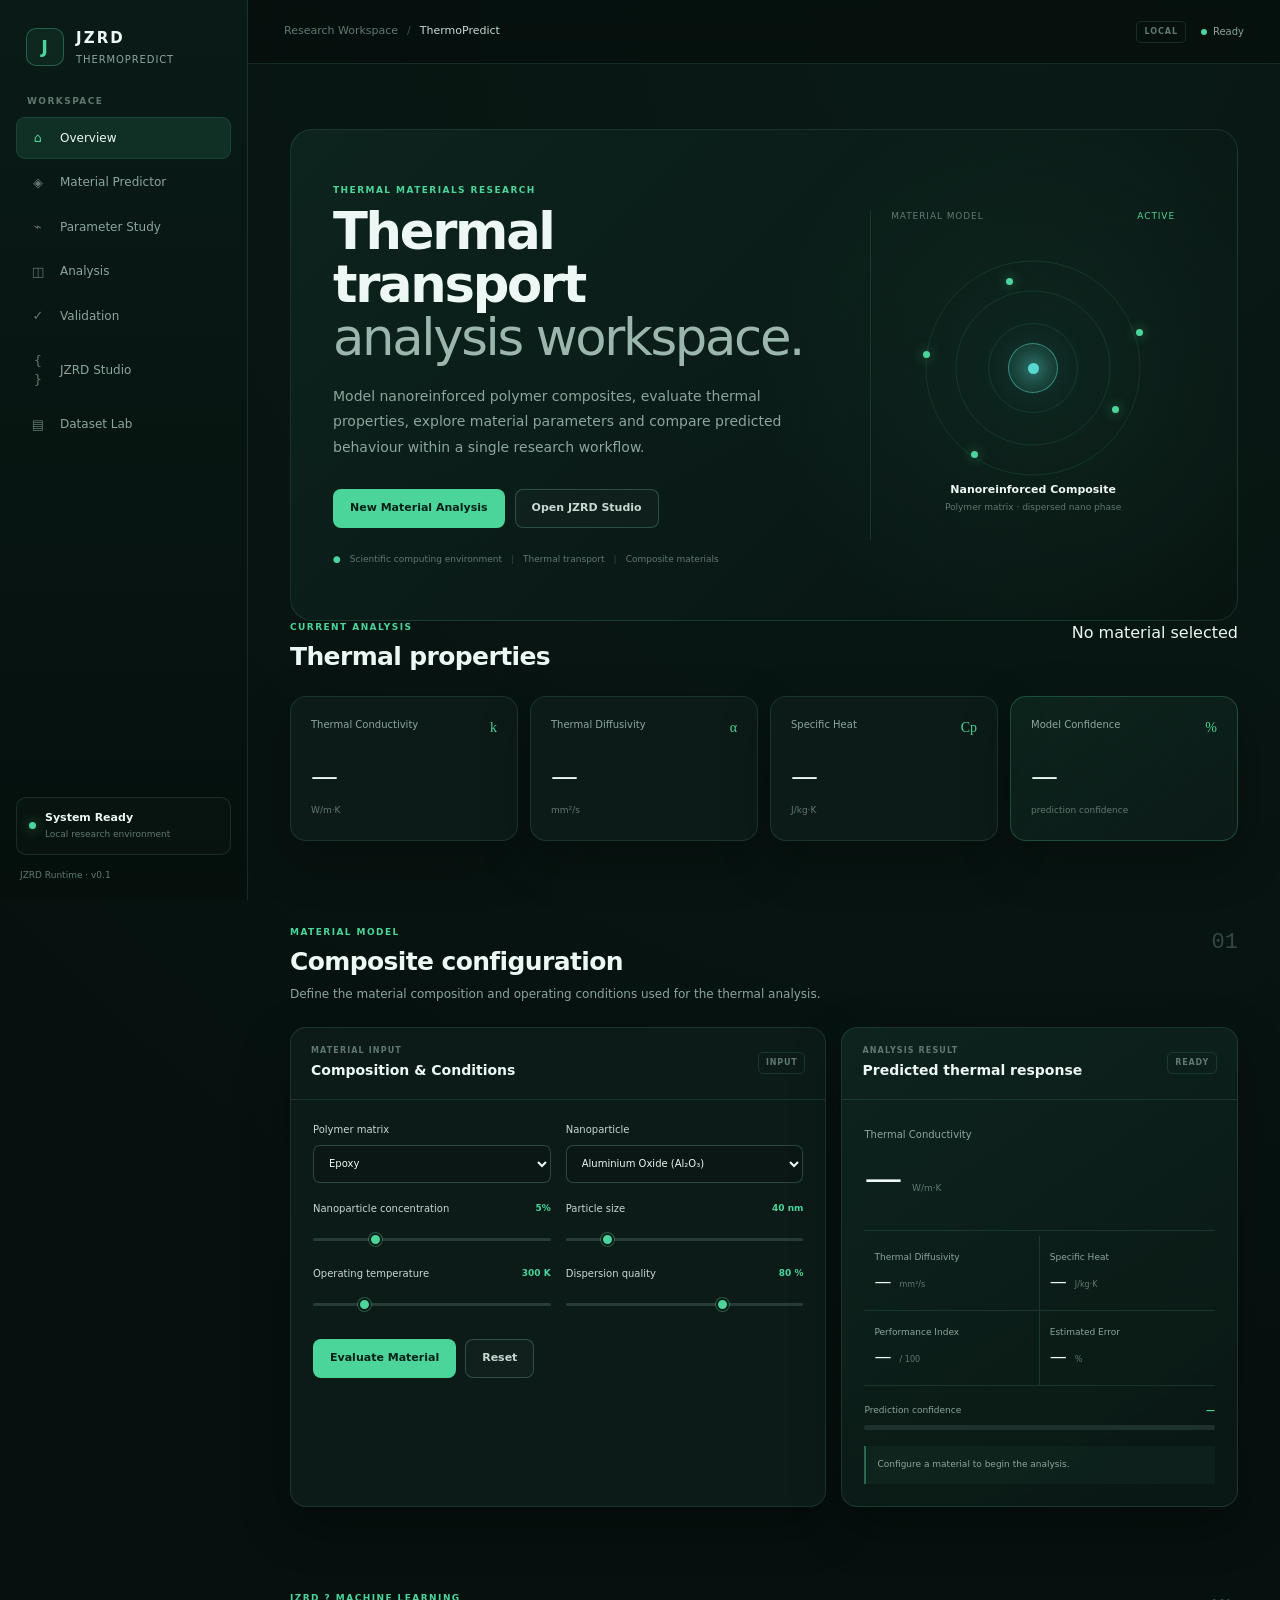
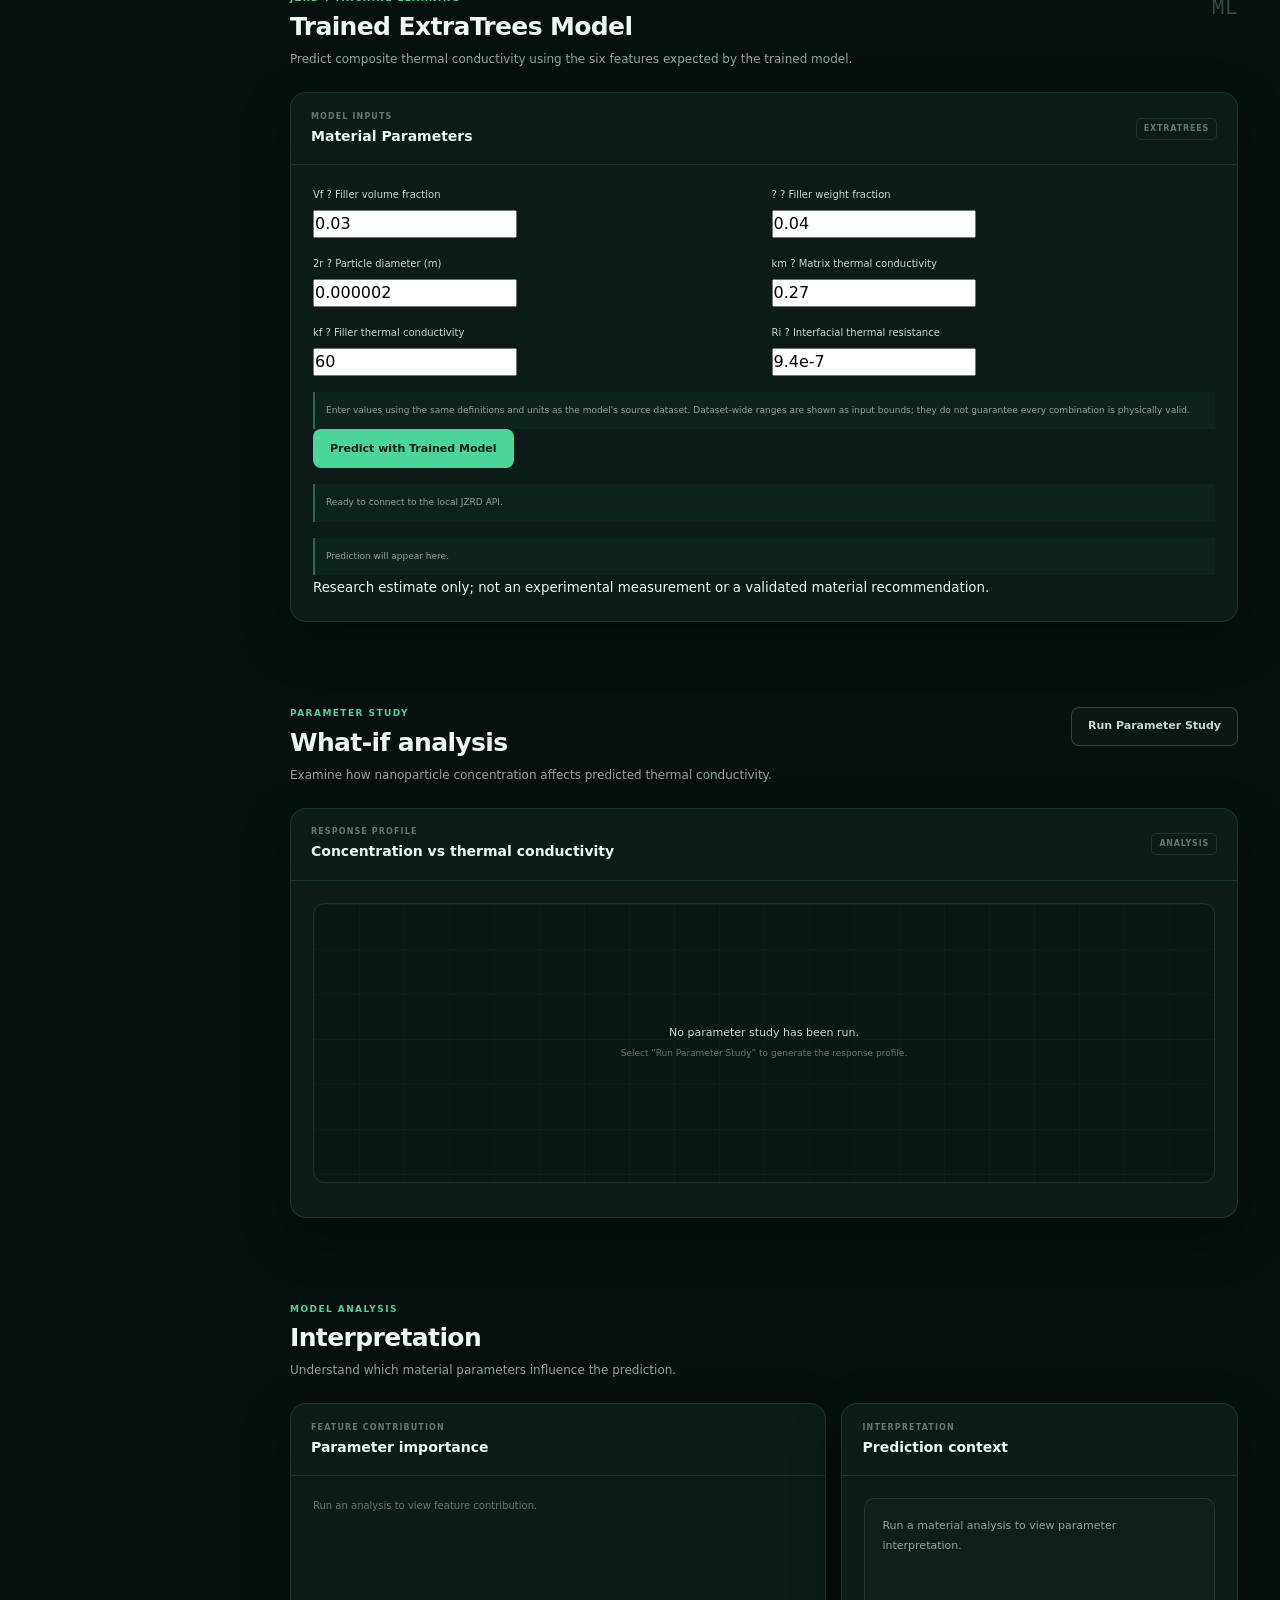
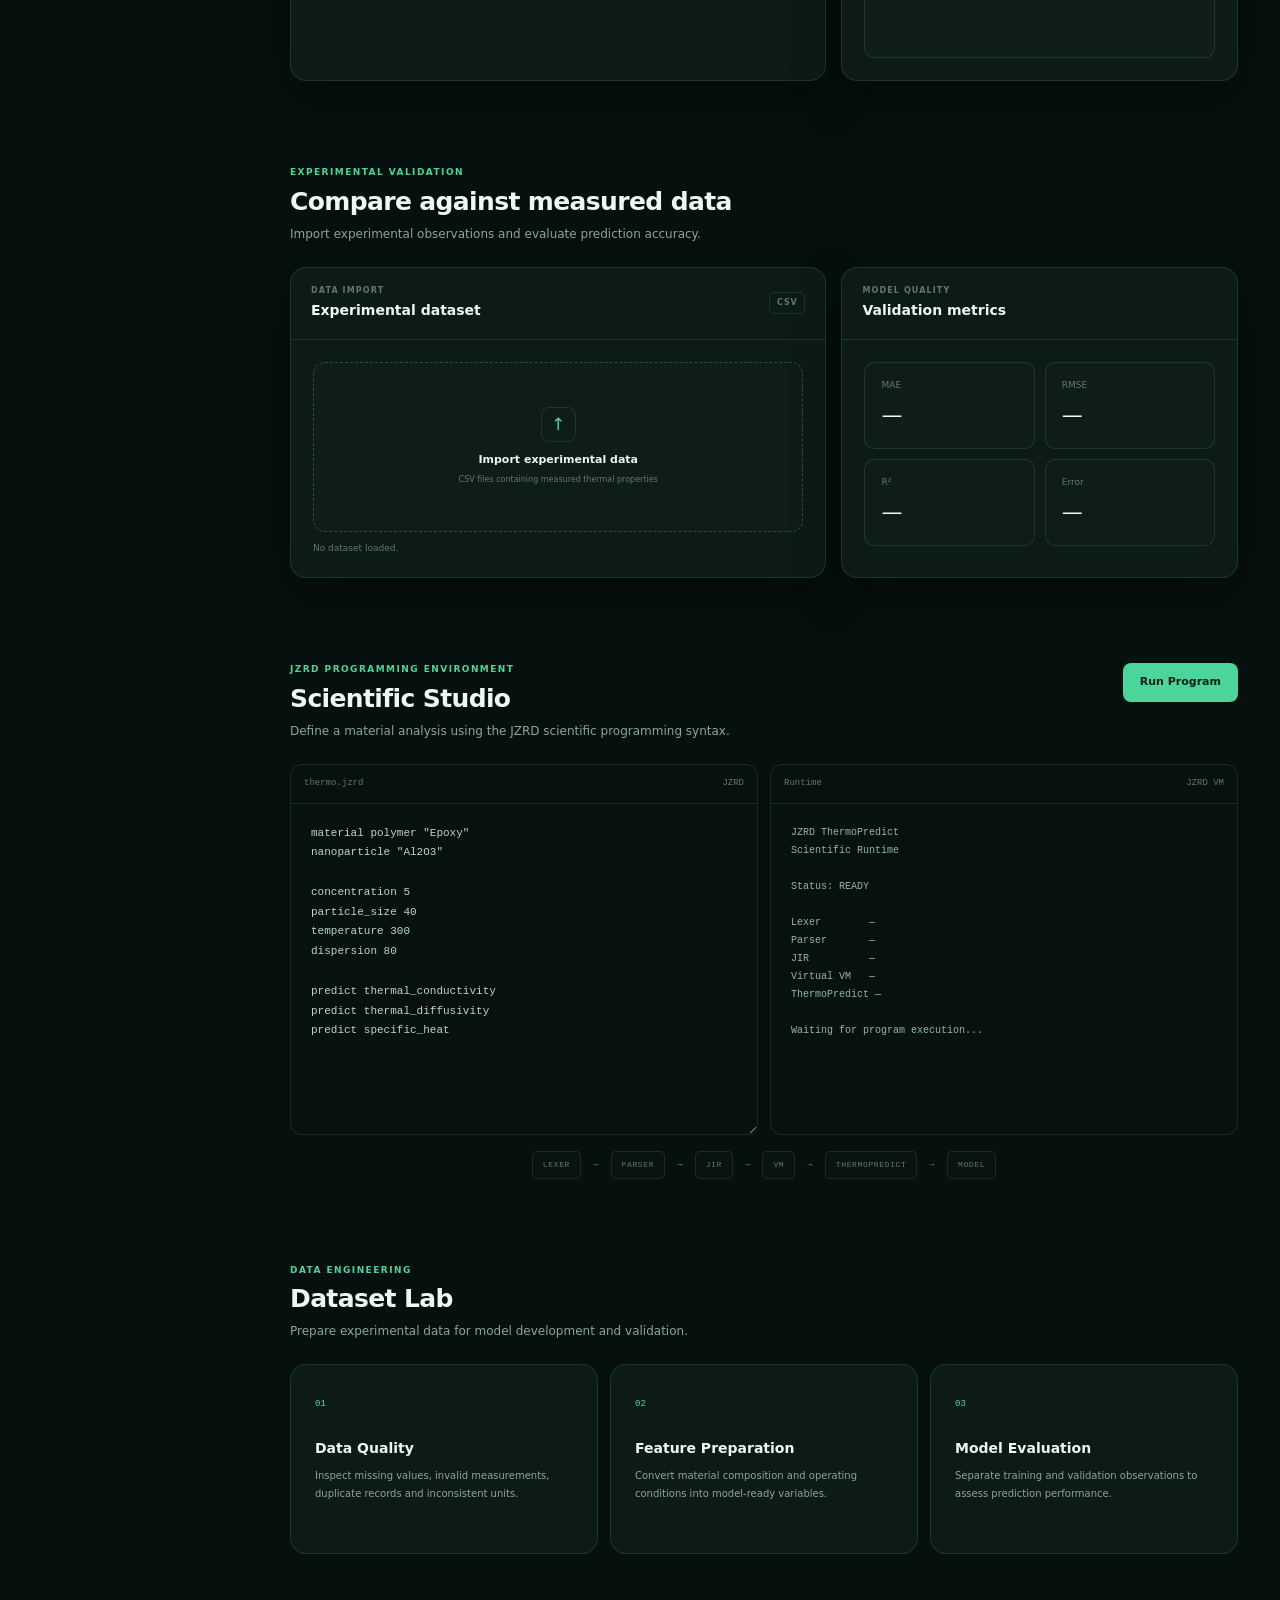
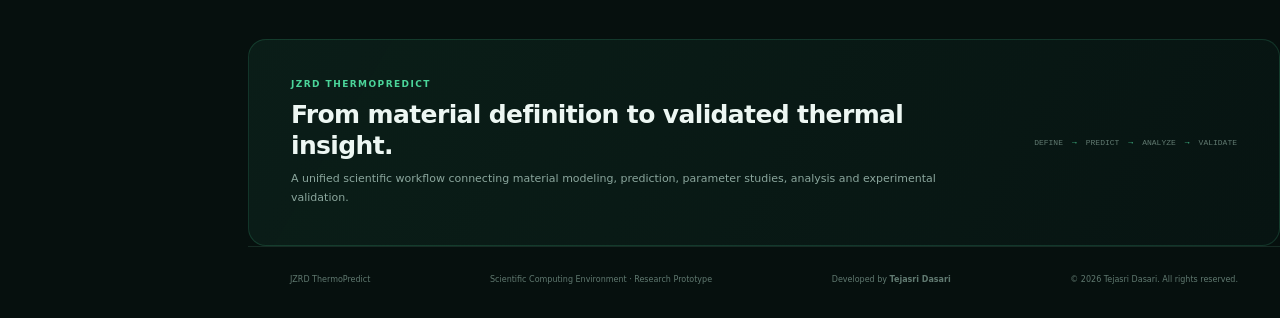
<file: index.html>
<!DOCTYPE html>
<html lang="en">
<head>
    <meta charset="UTF-8">
    <meta name="viewport" content="width=device-width, initial-scale=1.0">

    <title>JZRD ThermoPredict | Thermal Materials Research</title>

    <meta name="description"
          content="JZRD ThermoPredict — scientific platform for thermal transport analysis and material prediction.">

    <link rel="stylesheet" href="style.css">
</head>

<body>

<!-- ======================================================
     SIDEBAR
========================================================= -->

<aside class="sidebar">

    <div class="brand">

        <div class="brand-logo">
            J
        </div>

        <div class="brand-text">
            <strong>JZRD</strong>
            <span>ThermoPredict</span>
        </div>

    </div>


    <div class="workspace-label">
        WORKSPACE
    </div>


    <nav class="navigation">

        <button class="nav-item active" data-section="dashboard">
            <span class="nav-icon">⌂</span>
            <span>Overview</span>
        </button>

        <button class="nav-item" data-section="predictor">
            <span class="nav-icon">◈</span>
            <span>Material Predictor</span>
        </button>

        <button class="nav-item" data-section="simulation">
            <span class="nav-icon">⌁</span>
            <span>Parameter Study</span>
        </button>

        <button class="nav-item" data-section="analytics">
            <span class="nav-icon">◫</span>
            <span>Analysis</span>
        </button>

        <button class="nav-item" data-section="validation">
            <span class="nav-icon">✓</span>
            <span>Validation</span>
        </button>

        <button class="nav-item" data-section="studio">
            <span class="nav-icon">{ }</span>
            <span>JZRD Studio</span>
        </button>

        <button class="nav-item" data-section="dataset">
            <span class="nav-icon">▤</span>
            <span>Dataset Lab</span>
        </button>

    </nav>


    <div class="sidebar-bottom">

        <div class="system-status">
            <span class="status-dot"></span>

            <div>
                <strong>System Ready</strong>
                <small>Local research environment</small>
            </div>
        </div>

        <div class="version">
            JZRD Runtime · v0.1
        </div>

    </div>

</aside>



<!-- =========================================================
     MAIN APPLICATION
========================================================= -->

<main class="main">

    <!-- TOP HEADER -->

    <header class="top-header">

        <div class="breadcrumb">

            <span>Research Workspace</span>

            <span class="separator">/</span>

            <strong>ThermoPredict</strong>

        </div>


        <div class="header-right">

            <span class="environment">
                LOCAL
            </span>

            <span class="header-status">
                <i></i>
                Ready
            </span>

        </div>

    </header>



    <!-- =====================================================
         OVERVIEW
    ====================================================== -->

    <section id="dashboard" class="page-section">

        <div class="welcome">

            <div class="welcome-content">

                <div class="section-kicker">
                    THERMAL MATERIALS RESEARCH
                </div>

                <h1>
                    Thermal transport
                    <span>analysis workspace.</span>
                </h1>

                <p>
                    Model nanoreinforced polymer composites, evaluate
                    thermal properties, explore material parameters and
                    compare predicted behaviour within a single research
                    workflow.
                </p>


                <div class="welcome-actions">

                    <button class="button button-primary"
                            id="startPrediction">

                        New Material Analysis

                    </button>

                    <button class="button button-secondary"
                            data-section="studio">

                        Open JZRD Studio

                    </button>

                </div>


                <div class="research-note">

                    <span>●</span>

                    Scientific computing environment

                    <span class="note-divider">|</span>

                    Thermal transport

                    <span class="note-divider">|</span>

                    Composite materials

                </div>

            </div>


            <!-- MATERIAL VISUAL -->

            <div class="material-display">

                <div class="display-header">

                    <span>Material Model</span>

                    <span class="display-live">
                        ACTIVE
                    </span>

                </div>


                <div class="material-stage">

                    <div class="ring ring-one"></div>

                    <div class="ring ring-two"></div>

                    <div class="ring ring-three"></div>

                    <div class="material-core">

                        <span></span>

                    </div>


                    <div class="particle particle-one"></div>
                    <div class="particle particle-two"></div>
                    <div class="particle particle-three"></div>
                    <div class="particle particle-four"></div>
                    <div class="particle particle-five"></div>

                </div>


                <div class="material-caption">

                    <strong>Nanoreinforced Composite</strong>

                    <span>
                        Polymer matrix · dispersed nano phase
                    </span>

                </div>

            </div>

        </div>



        <!-- SUMMARY -->

        <div class="section-heading">

            <div>
                <span class="section-kicker">
                    CURRENT ANALYSIS
                </span>

                <h2>
                    Thermal properties
                </h2>
            </div>

            <span class="analysis-state">
                No material selected
            </span>

        </div>


        <div class="summary-grid">

            <article class="summary-card">

                <div class="summary-top">
                    <span>Thermal Conductivity</span>
                    <span class="card-symbol">k</span>
                </div>

                <strong id="overviewConductivity">
                    —
                </strong>

                <small>
                    W/m·K
                </small>

            </article>


            <article class="summary-card">

                <div class="summary-top">
                    <span>Thermal Diffusivity</span>
                    <span class="card-symbol">α</span>
                </div>

                <strong id="overviewDiffusivity">
                    —
                </strong>

                <small>
                    mm²/s
                </small>

            </article>


            <article class="summary-card">

                <div class="summary-top">
                    <span>Specific Heat</span>
                    <span class="card-symbol">Cp</span>
                </div>

                <strong id="overviewSpecificHeat">
                    —
                </strong>

                <small>
                    J/kg·K
                </small>

            </article>


            <article class="summary-card summary-card-highlight">

                <div class="summary-top">
                    <span>Model Confidence</span>
                    <span class="card-symbol">%</span>
                </div>

                <strong id="overviewConfidence">
                    —
                </strong>

                <small>
                    prediction confidence
                </small>

            </article>

        </div>

    </section>



    <!-- =====================================================
         MATERIAL PREDICTOR
    ====================================================== -->

    <section id="predictor" class="page-section">

        <div class="section-heading">

            <div>

                <span class="section-kicker">
                    MATERIAL MODEL
                </span>

                <h2>
                    Composite configuration
                </h2>

                <p>
                    Define the material composition and operating
                    conditions used for the thermal analysis.
                </p>

            </div>

            <span class="section-number">
                01
            </span>

        </div>


        <div class="workspace-grid">


            <!-- INPUT PANEL -->

            <div class="card">

                <div class="card-header">

                    <div>

                        <span class="card-kicker">
                            MATERIAL INPUT
                        </span>

                        <h3>
                            Composition & Conditions
                        </h3>

                    </div>

                    <span class="card-status">
                        INPUT
                    </span>

                </div>


                <div class="card-body">

                    <div class="input-grid">


                        <div class="field">

                            <label for="polymer">
                                Polymer matrix
                            </label>

                            <select id="polymer">

                                <option value="Epoxy">
                                    Epoxy
                                </option>

                                <option value="PEEK">
                                    PEEK
                                </option>

                                <option value="Polyamide">
                                    Polyamide
                                </option>

                                <option value="Polyurethane">
                                    Polyurethane
                                </option>

                            </select>

                        </div>


                        <div class="field">

                            <label for="nanoparticle">
                                Nanoparticle
                            </label>

                            <select id="nanoparticle">

                                <option value="Al2O3">
                                    Aluminium Oxide (Al₂O₃)
                                </option>

                                <option value="BN">
                                    Boron Nitride (BN)
                                </option>

                                <option value="Graphene">
                                    Graphene
                                </option>

                                <option value="SiC">
                                    Silicon Carbide (SiC)
                                </option>

                                <option value="TiO2">
                                    Titanium Dioxide (TiO₂)
                                </option>

                            </select>

                        </div>


                        <div class="field">

                            <div class="field-label">

                                <label for="concentration">
                                    Nanoparticle concentration
                                </label>

                                <output id="concentrationValue">
                                    5 %
                                </output>

                            </div>

                            <input
                                id="concentration"
                                type="range"
                                min="0"
                                max="20"
                                step="0.5"
                                value="5">

                        </div>


                        <div class="field">

                            <div class="field-label">

                                <label for="particleSize">
                                    Particle size
                                </label>

                                <output id="particleSizeValue">
                                    40 nm
                                </output>

                            </div>

                            <input
                                id="particleSize"
                                type="range"
                                min="10"
                                max="200"
                                step="5"
                                value="40">

                        </div>


                        <div class="field">

                            <div class="field-label">

                                <label for="temperature">
                                    Operating temperature
                                </label>

                                <output id="temperatureValue">
                                    300 K
                                </output>

                            </div>

                            <input
                                id="temperature"
                                type="range"
                                min="250"
                                max="500"
                                step="5"
                                value="300">

                        </div>


                        <div class="field">

                            <div class="field-label">

                                <label for="dispersion">
                                    Dispersion quality
                                </label>

                                <output id="dispersionValue">
                                    80 %
                                </output>

                            </div>

                            <input
                                id="dispersion"
                                type="range"
                                min="40"
                                max="100"
                                value="80">

                        </div>

                    </div>


                    <div class="form-actions">

                        <button
                            class="button button-primary"
                            id="runPrediction">

                            Evaluate Material

                        </button>

                        <button
                            class="button button-secondary"
                            id="resetPrediction">

                            Reset

                        </button>

                    </div>

                </div>

            </div>



            <!-- RESULT PANEL -->

            <div class="card result-card">

                <div class="card-header">

                    <div>

                        <span class="card-kicker">
                            ANALYSIS RESULT
                        </span>

                        <h3>
                            Predicted thermal response
                        </h3>

                    </div>

                    <span
                        class="card-status"
                        id="predictionStatus">

                        READY

                    </span>

                </div>


                <div class="card-body">


                    <div class="primary-result">

                        <span>
                            Thermal Conductivity
                        </span>

                        <strong id="thermalConductivity">
                            —
                        </strong>

                        <small>
                            W/m·K
                        </small>

                    </div>


                    <div class="result-grid">

                        <div class="result-item">

                            <span>
                                Thermal Diffusivity
                            </span>

                            <strong id="thermalDiffusivity">
                                —
                            </strong>

                            <small>
                                mm²/s
                            </small>

                        </div>


                        <div class="result-item">

                            <span>
                                Specific Heat
                            </span>

                            <strong id="specificHeat">
                                —
                            </strong>

                            <small>
                                J/kg·K
                            </small>

                        </div>


                        <div class="result-item">

                            <span>
                                Performance Index
                            </span>

                            <strong id="performanceIndex">
                                —
                            </strong>

                            <small>
                                / 100
                            </small>

                        </div>


                        <div class="result-item">

                            <span>
                                Estimated Error
                            </span>

                            <strong id="estimatedError">
                                —
                            </strong>

                            <small>
                                %
                            </small>

                        </div>

                    </div>


                    <div class="confidence-block">

                        <div class="confidence-heading">

                            <span>
                                Prediction confidence
                            </span>

                            <strong id="confidenceValue">
                                —
                            </strong>

                        </div>

                        <div class="confidence-track">

                            <span id="confidenceBar"></span>

                        </div>

                    </div>


                    <div class="analysis-message"
                         id="analysisMessage">

                        Configure a material to begin the analysis.

                    </div>

                </div>

            </div>

        </div>

    </section>




    <!-- =====================================================
         JZRD TRAINED ML MODEL
    ====================================================== -->

    <section id="trained-model" class="page-section">

        <div class="section-heading">
            <div>
                <span class="section-kicker">JZRD ? MACHINE LEARNING</span>
                <h2>Trained ExtraTrees Model</h2>
                <p>Predict composite thermal conductivity using the six features expected by the trained model.</p>
            </div>
            <span class="section-number">ML</span>
        </div>

        <div class="card">
            <div class="card-header">
                <div>
                    <span class="card-kicker">MODEL INPUTS</span>
                    <h3>Material Parameters</h3>
                </div>
                <span class="card-status">EXTRATREES</span>
            </div>

            <div class="card-body">
                <div class="input-grid">

                    <div class="field">
                        <label for="ml-Vf">Vf ? Filler volume fraction</label>
                        <input id="ml-Vf" type="number" min="0.01" max="0.75" step="any" value="0.03" required>
                    </div>

                    <div class="field">
                        <label for="ml-omega">? ? Filler weight fraction</label>
                        <input id="ml-omega" type="number" min="0.01" max="0.91" step="any" value="0.04" required>
                    </div>

                    <div class="field">
                        <label for="ml-diameter">2r ? Particle diameter (m)</label>
                        <input id="ml-diameter" type="number" min="3e-8" max="0.0007" step="any" value="0.000002" required>
                    </div>

                    <div class="field">
                        <label for="ml-km">km ? Matrix thermal conductivity</label>
                        <input id="ml-km" type="number" min="0.14" max="401" step="any" value="0.27" required>
                    </div>

                    <div class="field">
                        <label for="ml-kf">kf ? Filler thermal conductivity</label>
                        <input id="ml-kf" type="number" min="20" max="2400" step="any" value="60" required>
                    </div>

                    <div class="field">
                        <label for="ml-Ri">Ri ? Interfacial thermal resistance</label>
                        <input id="ml-Ri" type="number" min="4.39e-9" max="0.000014" step="any" value="9.4e-7" required>
                    </div>

                </div>

                <p class="analysis-message">
                    Enter values using the same definitions and units as the model's source dataset.
                    Dataset-wide ranges are shown as input bounds; they do not guarantee every combination is physically valid.
                </p>

                <button class="button button-primary" id="runTrainedModel" type="button">
                    Predict with Trained Model
                </button>

                <div id="trainedModelStatus" class="analysis-message" role="status" aria-live="polite">
                    Ready to connect to the local JZRD API.
                </div>

                <div id="trainedModelResult" class="analysis-message" aria-live="polite">
                    Prediction will appear here.
                </div>

                <small>
                    Research estimate only; not an experimental measurement or a validated material recommendation.
                </small>
            </div>
        </div>

    </section>

    <!-- =====================================================
         PARAMETER STUDY
    ====================================================== -->

    <section id="simulation" class="page-section">

        <div class="section-heading">

            <div>

                <span class="section-kicker">
                    PARAMETER STUDY
                </span>

                <h2>
                    What-if analysis
                </h2>

                <p>
                    Examine how nanoparticle concentration affects
                    predicted thermal conductivity.
                </p>

            </div>

            <button
                class="button button-secondary"
                id="runSimulation">

                Run Parameter Study

            </button>

        </div>


        <div class="card">

            <div class="card-header">

                <div>

                    <span class="card-kicker">
                        RESPONSE PROFILE
                    </span>

                    <h3>
                        Concentration vs thermal conductivity
                    </h3>

                </div>

                <span class="card-status">
                    ANALYSIS
                </span>

            </div>


            <div class="card-body">

                <div
                    class="simulation-chart"
                    id="simulationChart">

                    <div class="chart-placeholder">

                        <strong>
                            No parameter study has been run.
                        </strong>

                        <span>
                            Select “Run Parameter Study” to generate
                            the response profile.
                        </span>

                    </div>

                </div>


                <div
                    class="simulation-values"
                    id="simulationValues">
                </div>

            </div>

        </div>

    </section>



    <!-- =====================================================
         ANALYTICS
    ====================================================== -->

    <section id="analytics" class="page-section">

        <div class="section-heading">

            <div>

                <span class="section-kicker">
                    MODEL ANALYSIS
                </span>

                <h2>
                    Interpretation
                </h2>

                <p>
                    Understand which material parameters influence
                    the prediction.
                </p>

            </div>

        </div>


        <div class="workspace-grid">


            <div class="card">

                <div class="card-header">

                    <div>

                        <span class="card-kicker">
                            FEATURE CONTRIBUTION
                        </span>

                        <h3>
                            Parameter importance
                        </h3>

                    </div>

                </div>


                <div
                    class="card-body"
                    id="featureImportance">
                </div>

            </div>


            <div class="card">

                <div class="card-header">

                    <div>

                        <span class="card-kicker">
                            INTERPRETATION
                        </span>

                        <h3>
                            Prediction context
                        </h3>

                    </div>

                </div>


                <div class="card-body">

                    <div
                        class="explanation"
                        id="predictionExplanation">

                        Run a material analysis to view
                        parameter interpretation.

                    </div>

                </div>

            </div>

        </div>

    </section>



    <!-- =====================================================
         VALIDATION
    ====================================================== -->

    <section id="validation" class="page-section">

        <div class="section-heading">

            <div>

                <span class="section-kicker">
                    EXPERIMENTAL VALIDATION
                </span>

                <h2>
                    Compare against measured data
                </h2>

                <p>
                    Import experimental observations and evaluate
                    prediction accuracy.
                </p>

            </div>

        </div>


        <div class="workspace-grid">


            <div class="card">

                <div class="card-header">

                    <div>

                        <span class="card-kicker">
                            DATA IMPORT
                        </span>

                        <h3>
                            Experimental dataset
                        </h3>

                    </div>

                    <span class="card-status">
                        CSV
                    </span>

                </div>


                <div class="card-body">

                    <label class="upload-area">

                        <input
                            type="file"
                            id="datasetFile"
                            accept=".csv">

                        <span class="upload-icon">
                            ↑
                        </span>

                        <strong>
                            Import experimental data
                        </strong>

                        <small>
                            CSV files containing measured
                            thermal properties
                        </small>

                    </label>


                    <div
                        class="file-status"
                        id="fileStatus">

                        No dataset loaded.

                    </div>

                </div>

            </div>


            <div class="card">

                <div class="card-header">

                    <div>

                        <span class="card-kicker">
                            MODEL QUALITY
                        </span>

                        <h3>
                            Validation metrics
                        </h3>

                    </div>

                </div>


                <div class="card-body validation-grid">

                    <div>
                        <span>MAE</span>
                        <strong id="metricMAE">—</strong>
                    </div>

                    <div>
                        <span>RMSE</span>
                        <strong id="metricRMSE">—</strong>
                    </div>

                    <div>
                        <span>R²</span>
                        <strong id="metricR2">—</strong>
                    </div>

                    <div>
                        <span>Error</span>
                        <strong id="metricError">—</strong>
                    </div>

                </div>

            </div>

        </div>

    </section>



    <!-- =====================================================
         JZRD STUDIO
    ====================================================== -->

    <section id="studio" class="page-section">

        <div class="section-heading">

            <div>

                <span class="section-kicker">
                    JZRD PROGRAMMING ENVIRONMENT
                </span>

                <h2>
                    Scientific Studio
                </h2>

                <p>
                    Define a material analysis using the JZRD
                    scientific programming syntax.
                </p>

            </div>

            <button
                class="button button-primary"
                id="runJZRD">

                Run Program

            </button>

        </div>


        <div class="studio-layout">


            <div class="code-window">

                <div class="window-header">

                    <span>
                        thermo.jzrd
                    </span>

                    <span>
                        JZRD
                    </span>

                </div>


                <textarea id="jzrdCode">material polymer "Epoxy"
nanoparticle "Al2O3"

concentration 5
particle_size 40
temperature 300
dispersion 80

predict thermal_conductivity
predict thermal_diffusivity
predict specific_heat</textarea>

            </div>


            <div class="terminal-window">

                <div class="window-header">

                    <span>
                        Runtime
                    </span>

                    <span>
                        JZRD VM
                    </span>

                </div>


                <pre id="runtimeOutput">JZRD ThermoPredict
Scientific Runtime

Status: READY

Lexer        —
Parser       —
JIR          —
Virtual VM   —
ThermoPredict —

Waiting for program execution...</pre>

            </div>

        </div>


        <div class="pipeline">

            <div>LEXER</div>
            <span>→</span>
            <div>PARSER</div>
            <span>→</span>
            <div>JIR</div>
            <span>→</span>
            <div>VM</div>
            <span>→</span>
            <div>THERMOPREDICT</div>
            <span>→</span>
            <div>MODEL</div>

        </div>

    </section>



    <!-- =====================================================
         DATASET LAB
    ====================================================== -->

    <section id="dataset" class="page-section">

        <div class="section-heading">

            <div>

                <span class="section-kicker">
                    DATA ENGINEERING
                </span>

                <h2>
                    Dataset Lab
                </h2>

                <p>
                    Prepare experimental data for model development
                    and validation.
                </p>

            </div>

        </div>


        <div class="dataset-grid">


            <article class="dataset-card">

                <span class="dataset-number">
                    01
                </span>

                <h3>
                    Data Quality
                </h3>

                <p>
                    Inspect missing values, invalid measurements,
                    duplicate records and inconsistent units.
                </p>

            </article>


            <article class="dataset-card">

                <span class="dataset-number">
                    02
                </span>

                <h3>
                    Feature Preparation
                </h3>

                <p>
                    Convert material composition and operating
                    conditions into model-ready variables.
                </p>

            </article>


            <article class="dataset-card">

                <span class="dataset-number">
                    03
                </span>

                <h3>
                    Model Evaluation
                </h3>

                <p>
                    Separate training and validation observations
                    to assess prediction performance.
                </p>

            </article>


        </div>

    </section>



    <!-- =====================================================
         RESEARCH FOOTER
    ====================================================== -->

    <section class="research-panel">

        <div>

            <span class="section-kicker">
                JZRD THERMOPREDICT
            </span>

            <h2>
                From material definition to
                validated thermal insight.
            </h2>

            <p>
                A unified scientific workflow connecting material
                modeling, prediction, parameter studies, analysis
                and experimental validation.
            </p>

        </div>


        <div class="research-flow">

            <span>DEFINE</span>
            <i>→</i>
            <span>PREDICT</span>
            <i>→</i>
            <span>ANALYZE</span>
            <i>→</i>
            <span>VALIDATE</span>

        </div>

    </section>


 <footer class="footer">
    <span class="footer-project">
        JZRD ThermoPredict
    </span>


<span class="footer-description">
    Scientific Computing Environment · Research Prototype
</span>

<span class="developer-credit">
    Developed by <strong>Tejasri Dasari</strong>
</span>

<span class="copyright">
    © 2026 Tejasri Dasari. All rights reserved.
</span>


</footer>


<script src="script.js"></script>

</body>
</html>
</file>
<file: style.css>
/* ============================================================
   JZRD • THERMOPREDICT
   Scientific Computing & Thermal Materials Platform
   ============================================================ */

:root {
    --bg: #06100e;
    --bg-soft: #091613;
    --sidebar: #071310;

    --panel: #0c1b18;
    --panel-2: #10231f;
    --panel-3: #132a25;

    --line: rgba(132, 220, 181, 0.13);
    --line-strong: rgba(132, 220, 181, 0.25);

    --text: #edf7f3;
    --text-soft: #c6d8d1;
    --muted: #8ba69d;
    --dim: #607970;

    --green: #4bd59a;
    --green-soft: rgba(75, 213, 154, 0.12);

    --cyan: #58d8d1;
    --cyan-soft: rgba(88, 216, 209, 0.10);

    --yellow: #dfc56d;
    --red: #e77b7b;

    --shadow: 0 18px 50px rgba(0, 0, 0, 0.28);

    --radius: 16px;
    --sidebar-width: 248px;
}


/* ============================================================
   RESET
   ============================================================ */

* {
    box-sizing: border-box;
    margin: 0;
    padding: 0;
}

html {
    scroll-behavior: smooth;
}

body {
    min-height: 100vh;
    background:
        radial-gradient(
            circle at 80% 0%,
            rgba(55, 143, 111, 0.08),
            transparent 30%
        ),
        var(--bg);

    color: var(--text);

    font-family:
        Inter,
        ui-sans-serif,
        system-ui,
        -apple-system,
        BlinkMacSystemFont,
        "Segoe UI",
        sans-serif;

    line-height: 1.5;
}

button,
input,
select,
textarea {
    font: inherit;
}

button {
    cursor: pointer;
}

a {
    color: inherit;
    text-decoration: none;
}


/* ============================================================
   SIDEBAR
   ============================================================ */

.sidebar {
    position: fixed;
    inset: 0 auto 0 0;

    width: var(--sidebar-width);

    display: flex;
    flex-direction: column;

    padding: 25px 16px 18px;

    background:
        linear-gradient(
            180deg,
            rgba(10, 27, 23, 0.98),
            rgba(5, 16, 13, 0.99)
        );

    border-right: 1px solid var(--line);

    z-index: 50;
}


/* Brand */

.brand {
    display: flex;
    align-items: center;
    gap: 12px;

    padding: 2px 10px 28px;
}

.brand-logo {
    width: 38px;
    height: 38px;

    display: grid;
    place-items: center;

    border: 1px solid rgba(75, 213, 154, 0.35);
    border-radius: 10px;

    color: var(--green);

    background: rgba(75, 213, 154, 0.07);

    font-size: 18px;
    font-weight: 800;
    letter-spacing: 0.04em;
}

.brand-text {
    display: flex;
    flex-direction: column;
}

.brand-text strong {
    font-size: 15px;
    letter-spacing: 0.14em;
}

.brand-text span {
    margin-top: 2px;

    color: var(--muted);

    font-size: 10px;
    letter-spacing: 0.09em;
    text-transform: uppercase;
}


/* Navigation */

.workspace-label {
    padding: 0 11px 9px;

    color: var(--dim);

    font-size: 9px;
    font-weight: 700;
    letter-spacing: 0.16em;
}

.navigation {
    display: flex;
    flex-direction: column;
    gap: 3px;
}

.nav-item {
    width: 100%;

    display: flex;
    align-items: center;
    gap: 12px;

    padding: 10px 11px;

    border: 1px solid transparent;
    border-radius: 9px;

    background: transparent;
    color: var(--muted);

    text-align: left;

    transition:
        background 0.2s ease,
        color 0.2s ease,
        border-color 0.2s ease;
}

.nav-item:hover {
    color: var(--text);
    background: rgba(255, 255, 255, 0.025);
}

.nav-item.active {
    color: var(--text);

    background: var(--green-soft);
    border-color: rgba(75, 213, 154, 0.14);
}

.nav-icon {
    width: 20px;

    color: var(--dim);

    font-size: 13px;
    text-align: center;
}

.nav-item.active .nav-icon {
    color: var(--green);
}

.nav-item span:last-child {
    font-size: 12px;
    font-weight: 500;
}


/* Sidebar bottom */

.sidebar-bottom {
    margin-top: auto;
}

.system-status {
    display: flex;
    align-items: center;
    gap: 9px;

    padding: 12px;

    border: 1px solid var(--line);
    border-radius: 10px;

    background: rgba(255, 255, 255, 0.015);
}

.status-dot {
    width: 7px;
    height: 7px;

    flex: 0 0 auto;

    border-radius: 50%;
    background: var(--green);

    box-shadow: 0 0 12px rgba(75, 213, 154, 0.55);
}

.system-status strong {
    display: block;

    color: var(--text);

    font-size: 11px;
    font-weight: 600;
}

.system-status small {
    display: block;

    margin-top: 2px;

    color: var(--dim);

    font-size: 9px;
}

.version {
    padding: 14px 4px 0;

    color: var(--dim);

    font-size: 9px;
}


/* ============================================================
   MAIN
   ============================================================ */

.main {
    min-height: 100vh;

    margin-left: var(--sidebar-width);
}


/* ============================================================
   TOP HEADER
   ============================================================ */

.top-header {
    height: 64px;

    display: flex;
    align-items: center;
    justify-content: space-between;

    padding: 0 36px;

    border-bottom: 1px solid var(--line);

    background: rgba(6, 16, 14, 0.78);

    backdrop-filter: blur(14px);

    position: sticky;
    top: 0;

    z-index: 30;
}

.breadcrumb {
    display: flex;
    align-items: center;
    gap: 9px;

    color: var(--dim);

    font-size: 11px;
}

.breadcrumb strong {
    color: var(--text-soft);
    font-weight: 500;
}

.separator {
    color: #3c514b;
}

.header-right {
    display: flex;
    align-items: center;
    gap: 15px;
}

.environment {
    padding: 4px 7px;

    border: 1px solid var(--line);
    border-radius: 5px;

    color: var(--dim);

    font-size: 8px;
    font-weight: 700;
    letter-spacing: 0.12em;
}

.header-status {
    display: flex;
    align-items: center;
    gap: 6px;

    color: var(--muted);

    font-size: 10px;
}

.header-status i {
    width: 6px;
    height: 6px;

    border-radius: 50%;
    background: var(--green);
}


/* ============================================================
   SECTIONS
   ============================================================ */

.page-section {
    max-width: 1500px;

    margin: 0 auto;

    padding: 65px 42px 20px;

    scroll-margin-top: 60px;
}

.section-heading {
    display: flex;
    align-items: flex-start;
    justify-content: space-between;

    gap: 30px;

    margin-bottom: 24px;
}

.section-kicker {
    display: block;

    margin-bottom: 7px;

    color: var(--green);

    font-size: 9px;
    font-weight: 700;
    letter-spacing: 0.16em;
}

.section-heading h2 {
    color: var(--text);

    font-size: 25px;
    line-height: 1.2;

    letter-spacing: -0.025em;
}

.section-heading p {
    max-width: 620px;

    margin-top: 8px;

    color: var(--muted);

    font-size: 12px;
}

.section-number {
    color: #324941;

    font-family: monospace;

    font-size: 22px;
}


/* ============================================================
   WELCOME / HERO
   ============================================================ */

.welcome {
    min-height: 470px;

    display: grid;
    grid-template-columns: 1.2fr 0.8fr;
    gap: 50px;

    align-items: center;

    padding: 54px 42px;

    border: 1px solid var(--line);
    border-radius: 22px;

    background:
        radial-gradient(
            circle at 80% 50%,
            rgba(65, 176, 132, 0.08),
            transparent 36%
        ),
        linear-gradient(
            135deg,
            rgba(15, 39, 33, 0.8),
            rgba(8, 20, 17, 0.85)
        );

    overflow: hidden;
}

.welcome-content {
    max-width: 720px;
}

.welcome h1 {
    max-width: 700px;

    font-size: clamp(36px, 4vw, 57px);
    line-height: 1.04;

    letter-spacing: -0.045em;
}

.welcome h1 span {
    display: block;

    color: #9bb7ad;

    font-weight: 400;
}

.welcome-content > p {
    max-width: 640px;

    margin-top: 20px;

    color: var(--muted);

    font-size: 14px;
    line-height: 1.8;
}

.welcome-actions {
    display: flex;
    gap: 10px;

    margin-top: 29px;
}

.button {
    min-height: 39px;

    display: inline-flex;
    align-items: center;
    justify-content: center;

    padding: 0 16px;

    border-radius: 8px;

    font-size: 11px;
    font-weight: 600;

    transition:
        transform 0.2s ease,
        border-color 0.2s ease,
        background 0.2s ease;
}

.button:hover {
    transform: translateY(-1px);
}

.button-primary {
    border: 1px solid rgba(75, 213, 154, 0.42);

    background: var(--green);
    color: #062017;
}

.button-primary:hover {
    background: #63e2aa;
}

.button-secondary {
    border: 1px solid var(--line-strong);

    background: rgba(255, 255, 255, 0.025);
    color: var(--text-soft);
}

.button-secondary:hover {
    border-color: rgba(132, 220, 181, 0.38);
    background: rgba(255, 255, 255, 0.045);
}

.research-note {
    display: flex;
    align-items: center;
    gap: 9px;

    margin-top: 25px;

    color: var(--dim);

    font-size: 9px;
}

.research-note > span:first-child {
    color: var(--green);
}

.note-divider {
    color: #30423d;
}


/* ============================================================
   MATERIAL VISUAL
   ============================================================ */

.material-display {
    position: relative;

    min-height: 330px;

    display: flex;
    flex-direction: column;
    justify-content: center;

    padding: 20px;

    border-left: 1px solid var(--line);
}

.display-header {
    position: absolute;
    top: 0;
    left: 20px;
    right: 20px;

    display: flex;
    justify-content: space-between;

    color: var(--dim);

    font-size: 9px;
    letter-spacing: 0.1em;
    text-transform: uppercase;
}

.display-live {
    color: var(--green);
}

.material-stage {
    position: relative;

    width: 235px;
    height: 235px;

    margin: 15px auto 0;
}

.ring {
    position: absolute;

    inset: 50% auto auto 50%;

    border: 1px solid rgba(75, 213, 154, 0.12);

    border-radius: 50%;

    transform: translate(-50%, -50%);
}

.ring-one {
    width: 90px;
    height: 90px;
}

.ring-two {
    width: 155px;
    height: 155px;
}

.ring-three {
    width: 215px;
    height: 215px;
}

.material-core {
    position: absolute;

    top: 50%;
    left: 50%;

    width: 50px;
    height: 50px;

    display: grid;
    place-items: center;

    border: 1px solid rgba(88, 216, 209, 0.5);
    border-radius: 50%;

    background:
        radial-gradient(
            circle,
            rgba(88, 216, 209, 0.3),
            rgba(75, 213, 154, 0.08)
        );

    box-shadow:
        0 0 40px rgba(88, 216, 209, 0.14);

    transform: translate(-50%, -50%);
}

.material-core span {
    width: 11px;
    height: 11px;

    border-radius: 50%;

    background: var(--cyan);

    box-shadow: 0 0 16px rgba(88, 216, 209, 0.7);
}

.particle {
    position: absolute;

    width: 7px;
    height: 7px;

    border-radius: 50%;

    background: var(--green);

    box-shadow: 0 0 12px rgba(75, 213, 154, 0.55);
}

.particle-one {
    top: 27px;
    left: 90px;
}

.particle-two {
    top: 78px;
    right: 8px;
}

.particle-three {
    bottom: 28px;
    left: 55px;
}

.particle-four {
    bottom: 73px;
    right: 32px;
}

.particle-five {
    top: 100px;
    left: 7px;
}

.material-caption {
    display: flex;
    flex-direction: column;

    margin-top: -4px;

    text-align: center;
}

.material-caption strong {
    font-size: 11px;
    font-weight: 600;
}

.material-caption span {
    margin-top: 3px;

    color: var(--dim);

    font-size: 9px;
}


/* ============================================================
   SUMMARY CARDS
   ============================================================ */

.summary-grid {
    display: grid;
    grid-template-columns: repeat(4, 1fr);
    gap: 12px;
}

.summary-card {
    min-height: 135px;

    padding: 20px;

    border: 1px solid var(--line);
    border-radius: var(--radius);

    background: var(--panel);

    box-shadow: var(--shadow);
}

.summary-card-highlight {
    border-color: rgba(75, 213, 154, 0.25);
    background:
        linear-gradient(
            145deg,
            rgba(75, 213, 154, 0.08),
            rgba(12, 27, 24, 1)
        );
}

.summary-top {
    display: flex;
    justify-content: space-between;

    color: var(--muted);

    font-size: 10px;
}

.card-symbol {
    color: var(--green);

    font-family: Georgia, serif;

    font-size: 14px;
}

.summary-card strong {
    display: block;

    margin-top: 18px;

    font-size: 27px;
    font-weight: 500;
    letter-spacing: -0.03em;
}

.summary-card small {
    color: var(--dim);

    font-size: 9px;
}


/* ============================================================
   WORKSPACE / CARDS
   ============================================================ */

.workspace-grid {
    display: grid;
    grid-template-columns: 1.15fr 0.85fr;
    gap: 15px;
}

.card {
    min-width: 0;

    border: 1px solid var(--line);
    border-radius: var(--radius);

    background: var(--panel);

    box-shadow: var(--shadow);

    overflow: hidden;
}

.card-header {
    min-height: 72px;

    display: flex;
    align-items: center;
    justify-content: space-between;

    padding: 16px 20px;

    border-bottom: 1px solid var(--line);
}

.card-kicker {
    display: block;

    margin-bottom: 3px;

    color: var(--dim);

    font-size: 8px;
    font-weight: 700;
    letter-spacing: 0.14em;
}

.card-header h3 {
    font-size: 14px;
    font-weight: 600;
}

.card-status {
    padding: 4px 7px;

    border: 1px solid var(--line);
    border-radius: 5px;

    color: var(--dim);

    font-size: 8px;
    font-weight: 700;
    letter-spacing: 0.1em;
}

.card-body {
    padding: 22px;
}


/* ============================================================
   FORM
   ============================================================ */

.input-grid {
    display: grid;
    grid-template-columns: repeat(2, 1fr);
    gap: 18px 15px;
}

.field label {
    display: block;

    margin-bottom: 8px;

    color: var(--text-soft);

    font-size: 10px;
    font-weight: 500;
}

.field-label {
    display: flex;
    align-items: center;
    justify-content: space-between;

    margin-bottom: 8px;
}

.field-label label {
    margin: 0;
}

output {
    color: var(--green);

    font-size: 9px;
    font-weight: 600;
}

select {
    width: 100%;
    height: 38px;

    padding: 0 11px;

    border: 1px solid var(--line-strong);
    border-radius: 7px;

    outline: none;

    background: #0a1714;
    color: var(--text);

    font-size: 10px;

    cursor: pointer;
}

select:focus {
    border-color: rgba(75, 213, 154, 0.45);
}

input[type="range"] {
    width: 100%;

    height: 3px;

    appearance: none;

    border-radius: 10px;

    background: #263c35;

    outline: none;
}

input[type="range"]::-webkit-slider-thumb {
    width: 13px;
    height: 13px;

    appearance: none;

    border: 2px solid var(--panel);

    border-radius: 50%;

    background: var(--green);

    box-shadow: 0 0 0 1px rgba(75, 213, 154, 0.35);

    cursor: pointer;
}

.form-actions {
    display: flex;
    gap: 9px;

    margin-top: 26px;
}


/* ============================================================
   RESULT
   ============================================================ */

.result-card {
    background:
        linear-gradient(
            145deg,
            rgba(15, 37, 31, 0.92),
            rgba(10, 24, 21, 0.95)
        );
}

.primary-result {
    padding: 5px 0 23px;

    border-bottom: 1px solid var(--line);
}

.primary-result span {
    display: block;

    color: var(--muted);

    font-size: 10px;
}

.primary-result strong {
    display: inline-block;

    margin-top: 8px;

    font-size: 38px;
    font-weight: 500;
    letter-spacing: -0.04em;
}

.primary-result small {
    margin-left: 6px;

    color: var(--dim);

    font-size: 9px;
}

.result-grid {
    display: grid;
    grid-template-columns: repeat(2, 1fr);

    gap: 0;

    margin-top: 5px;
}

.result-item {
    padding: 15px 10px;

    border-bottom: 1px solid var(--line);
}

.result-item:nth-child(odd) {
    border-right: 1px solid var(--line);
}

.result-item span {
    display: block;

    color: var(--muted);

    font-size: 9px;
}

.result-item strong {
    display: inline-block;

    margin-top: 5px;

    font-size: 17px;
    font-weight: 500;
}

.result-item small {
    margin-left: 3px;

    color: var(--dim);

    font-size: 8px;
}

.confidence-block {
    padding-top: 18px;
}

.confidence-heading {
    display: flex;
    justify-content: space-between;

    margin-bottom: 8px;

    color: var(--muted);

    font-size: 9px;
}

.confidence-heading strong {
    color: var(--green);
}

.confidence-track {
    height: 5px;

    overflow: hidden;

    border-radius: 10px;

    background: #1d302b;
}

.confidence-track span {
    display: block;

    width: 0;
    height: 100%;

    border-radius: inherit;

    background: var(--green);

    transition: width 0.5s ease;
}

.analysis-message {
    margin-top: 16px;
    padding: 11px;

    border-left: 2px solid rgba(75, 213, 154, 0.4);

    background: rgba(75, 213, 154, 0.045);

    color: var(--muted);

    font-size: 9px;
    line-height: 1.7;
}


/* ============================================================
   SIMULATION
   ============================================================ */

.simulation-chart {
    min-height: 280px;

    display: flex;
    align-items: center;
    justify-content: center;

    border: 1px solid var(--line);
    border-radius: 12px;

    background:
        linear-gradient(
            rgba(255, 255, 255, 0.018) 1px,
            transparent 1px
        ),
        linear-gradient(
            90deg,
            rgba(255, 255, 255, 0.018) 1px,
            transparent 1px
        ),
        #091714;

    background-size: 45px 45px;
}

.chart-placeholder {
    display: flex;
    flex-direction: column;
    align-items: center;

    text-align: center;
}

.chart-placeholder strong {
    color: var(--text-soft);

    font-size: 11px;
    font-weight: 500;
}

.chart-placeholder span {
    max-width: 330px;

    margin-top: 6px;

    color: var(--dim);

    font-size: 9px;
}

.simulation-values {
    display: flex;
    flex-wrap: wrap;
    gap: 8px;

    margin-top: 12px;
}

.simulation-values span {
    padding: 6px 9px;

    border: 1px solid var(--line);
    border-radius: 6px;

    color: var(--muted);

    font-size: 8px;
}


/* ============================================================
   ANALYTICS
   ============================================================ */

.explanation {
    min-height: 160px;

    padding: 17px;

    border: 1px solid var(--line);
    border-radius: 10px;

    background: rgba(255, 255, 255, 0.015);

    color: var(--muted);

    font-size: 11px;
    line-height: 1.8;
}

.feature-row {
    margin-bottom: 18px;
}

.feature-row:last-child {
    margin-bottom: 0;
}

.feature-heading {
    display: flex;
    justify-content: space-between;

    margin-bottom: 7px;

    color: var(--muted);

    font-size: 9px;
}

.feature-heading strong {
    color: var(--text-soft);
}

.feature-track {
    height: 5px;

    overflow: hidden;

    border-radius: 10px;

    background: #1d302b;
}

.feature-track span {
    display: block;

    height: 100%;

    border-radius: inherit;

    background: var(--green);
}


/* ============================================================
   VALIDATION
   ============================================================ */

.upload-area {
    min-height: 170px;

    display: flex;
    flex-direction: column;
    align-items: center;
    justify-content: center;

    border: 1px dashed rgba(132, 220, 181, 0.25);
    border-radius: 12px;

    background: rgba(255, 255, 255, 0.012);

    text-align: center;

    cursor: pointer;

    transition:
        border-color 0.2s ease,
        background 0.2s ease;
}

.upload-area:hover {
    border-color: rgba(75, 213, 154, 0.45);
    background: rgba(75, 213, 154, 0.025);
}

.upload-area input {
    display: none;
}

.upload-icon {
    width: 35px;
    height: 35px;

    display: grid;
    place-items: center;

    margin-bottom: 10px;

    border: 1px solid var(--line);
    border-radius: 8px;

    color: var(--green);

    font-size: 17px;
}

.upload-area strong {
    font-size: 11px;
    font-weight: 600;
}

.upload-area small {
    margin-top: 5px;

    color: var(--dim);

    font-size: 8px;
}

.file-status {
    margin-top: 10px;

    color: var(--dim);

    font-size: 9px;
}

.validation-grid {
    display: grid;
    grid-template-columns: repeat(2, 1fr);
    gap: 10px;
}

.validation-grid > div {
    padding: 16px;

    border: 1px solid var(--line);
    border-radius: 10px;

    background: rgba(255, 255, 255, 0.012);
}

.validation-grid span {
    display: block;

    color: var(--dim);

    font-size: 9px;
}

.validation-grid strong {
    display: block;

    margin-top: 8px;

    font-size: 21px;
    font-weight: 500;
}


/* ============================================================
   JZRD STUDIO
   ============================================================ */

.studio-layout {
    display: grid;
    grid-template-columns: 1fr 1fr;

    gap: 12px;
}

.code-window,
.terminal-window {
    min-width: 0;

    overflow: hidden;

    border: 1px solid var(--line);
    border-radius: 12px;

    background: #07110f;
}

.window-header {
    height: 39px;

    display: flex;
    align-items: center;
    justify-content: space-between;

    padding: 0 13px;

    border-bottom: 1px solid var(--line);

    color: var(--dim);

    font-family: monospace;
    font-size: 9px;
}

textarea {
    width: 100%;
    min-height: 330px;

    display: block;

    padding: 20px;

    resize: vertical;

    border: 0;
    outline: none;

    background: transparent;
    color: #b9d7cc;

    font-family:
        "Cascadia Code",
        "SFMono-Regular",
        Consolas,
        monospace;

    font-size: 11px;
    line-height: 1.8;
}

.terminal-window pre {
    min-height: 330px;

    margin: 0;

    padding: 20px;

    overflow: auto;

    color: #91b8aa;

    font-family:
        "Cascadia Code",
        "SFMono-Regular",
        Consolas,
        monospace;

    font-size: 10px;
    line-height: 1.8;
}

.pipeline {
    display: flex;
    align-items: center;
    justify-content: center;
    gap: 12px;

    margin-top: 16px;

    color: var(--dim);

    font-family: monospace;
    font-size: 8px;
    letter-spacing: 0.08em;
}

.pipeline div {
    padding: 7px 10px;

    border: 1px solid var(--line);
    border-radius: 5px;

    background: rgba(255, 255, 255, 0.015);
}

.pipeline span {
    color: var(--green);
}


/* ============================================================
   DATASET LAB
   ============================================================ */

.dataset-grid {
    display: grid;
    grid-template-columns: repeat(3, 1fr);

    gap: 12px;
}

.dataset-card {
    min-height: 190px;

    padding: 24px;

    border: 1px solid var(--line);
    border-radius: var(--radius);

    background: var(--panel);

    transition:
        transform 0.2s ease,
        border-color 0.2s ease;
}

.dataset-card:hover {
    transform: translateY(-2px);

    border-color: var(--line-strong);
}

.dataset-number {
    color: var(--green);

    font-family: monospace;

    font-size: 9px;
}

.dataset-card h3 {
    margin-top: 25px;

    font-size: 14px;
}

.dataset-card p {
    margin-top: 8px;

    color: var(--muted);

    font-size: 10px;
    line-height: 1.8;
}


/* ============================================================
   RESEARCH PANEL
   ============================================================ */

.research-panel {
    max-width: 1416px;

    margin: 65px auto 0;

    padding: 38px 42px;

    display: flex;
    align-items: center;
    justify-content: space-between;

    gap: 40px;

    border: 1px solid rgba(75, 213, 154, 0.17);
    border-radius: 18px;

    background:
        linear-gradient(
            120deg,
            rgba(75, 213, 154, 0.07),
            rgba(88, 216, 209, 0.025)
        );
}

.research-panel h2 {
    max-width: 650px;

    font-size: 25px;
    line-height: 1.25;
    letter-spacing: -0.025em;
}

.research-panel p {
    max-width: 650px;

    margin-top: 9px;

    color: var(--muted);

    font-size: 11px;
    line-height: 1.7;
}

.research-flow {
    display: flex;
    align-items: center;
    gap: 9px;

    color: var(--dim);

    white-space: nowrap;

    font-family: monospace;
    font-size: 8px;
}

.research-flow i {
    color: var(--green);
    font-style: normal;
}


/* ============================================================
   FOOTER
   ============================================================ */

.footer {
    max-width: 1500px;

    margin: 0 auto;

    padding: 27px 42px 32px;

    display: flex;
    justify-content: space-between;

    color: var(--dim);

    font-size: 8px;

    border-top: 1px solid var(--line);
}


/* ============================================================
   RESPONSIVE
   ============================================================ */

@media (max-width: 1150px) {

    :root {
        --sidebar-width: 215px;
    }

    .welcome {
        grid-template-columns: 1fr;
    }

    .material-display {
        display: none;
    }

    .summary-grid {
        grid-template-columns: repeat(2, 1fr);
    }

    .workspace-grid {
        grid-template-columns: 1fr;
    }

    .dataset-grid {
        grid-template-columns: 1fr;
    }

    .research-panel {
        margin-left: 25px;
        margin-right: 25px;
    }

}


@media (max-width: 800px) {

    .sidebar {
        position: static;

        width: 100%;
        height: auto;

        padding: 15px;
    }

    .brand {
        padding-bottom: 15px;
    }

    .navigation {
        display: grid;
        grid-template-columns: repeat(2, 1fr);
    }

    .sidebar-bottom {
        display: none;
    }

    .main {
        margin-left: 0;
    }

    .top-header {
        padding: 0 20px;
    }

    .page-section {
        padding: 45px 20px 15px;
    }

    .welcome {
        padding: 32px 25px;
    }

    .welcome h1 {
        font-size: 38px;
    }

    .input-grid {
        grid-template-columns: 1fr;
    }

    .studio-layout {
        grid-template-columns: 1fr;
    }

    .research-panel {
        margin-left: 20px;
        margin-right: 20px;

        flex-direction: column;
        align-items: flex-start;
    }

    .research-flow {
        flex-wrap: wrap;
    }

   /* JZRD ThermoPredict — Developer Credit */

.footer {
    display: flex;
    flex-direction: column;
    align-items: center;
    justify-content: center;
    gap: 10px;
    flex-wrap: wrap;
    padding: 24px 16px;
    text-align: center;
}

.footer-project {
    font-size: 16px;
    font-weight: 700;
}

.footer-description {
    font-size: 13px;
    color: #aebdca;
}

.developer-credit {
    margin-top: 8px;
    color: #aebdca;
    font-size: 14px;
}

.developer-credit strong {
    color: #ffffff;
    font-weight: 700;
}

.copyright {
    margin-top: 2px;
    color: #8493a3;
    font-size: 11px;
}
</file>
